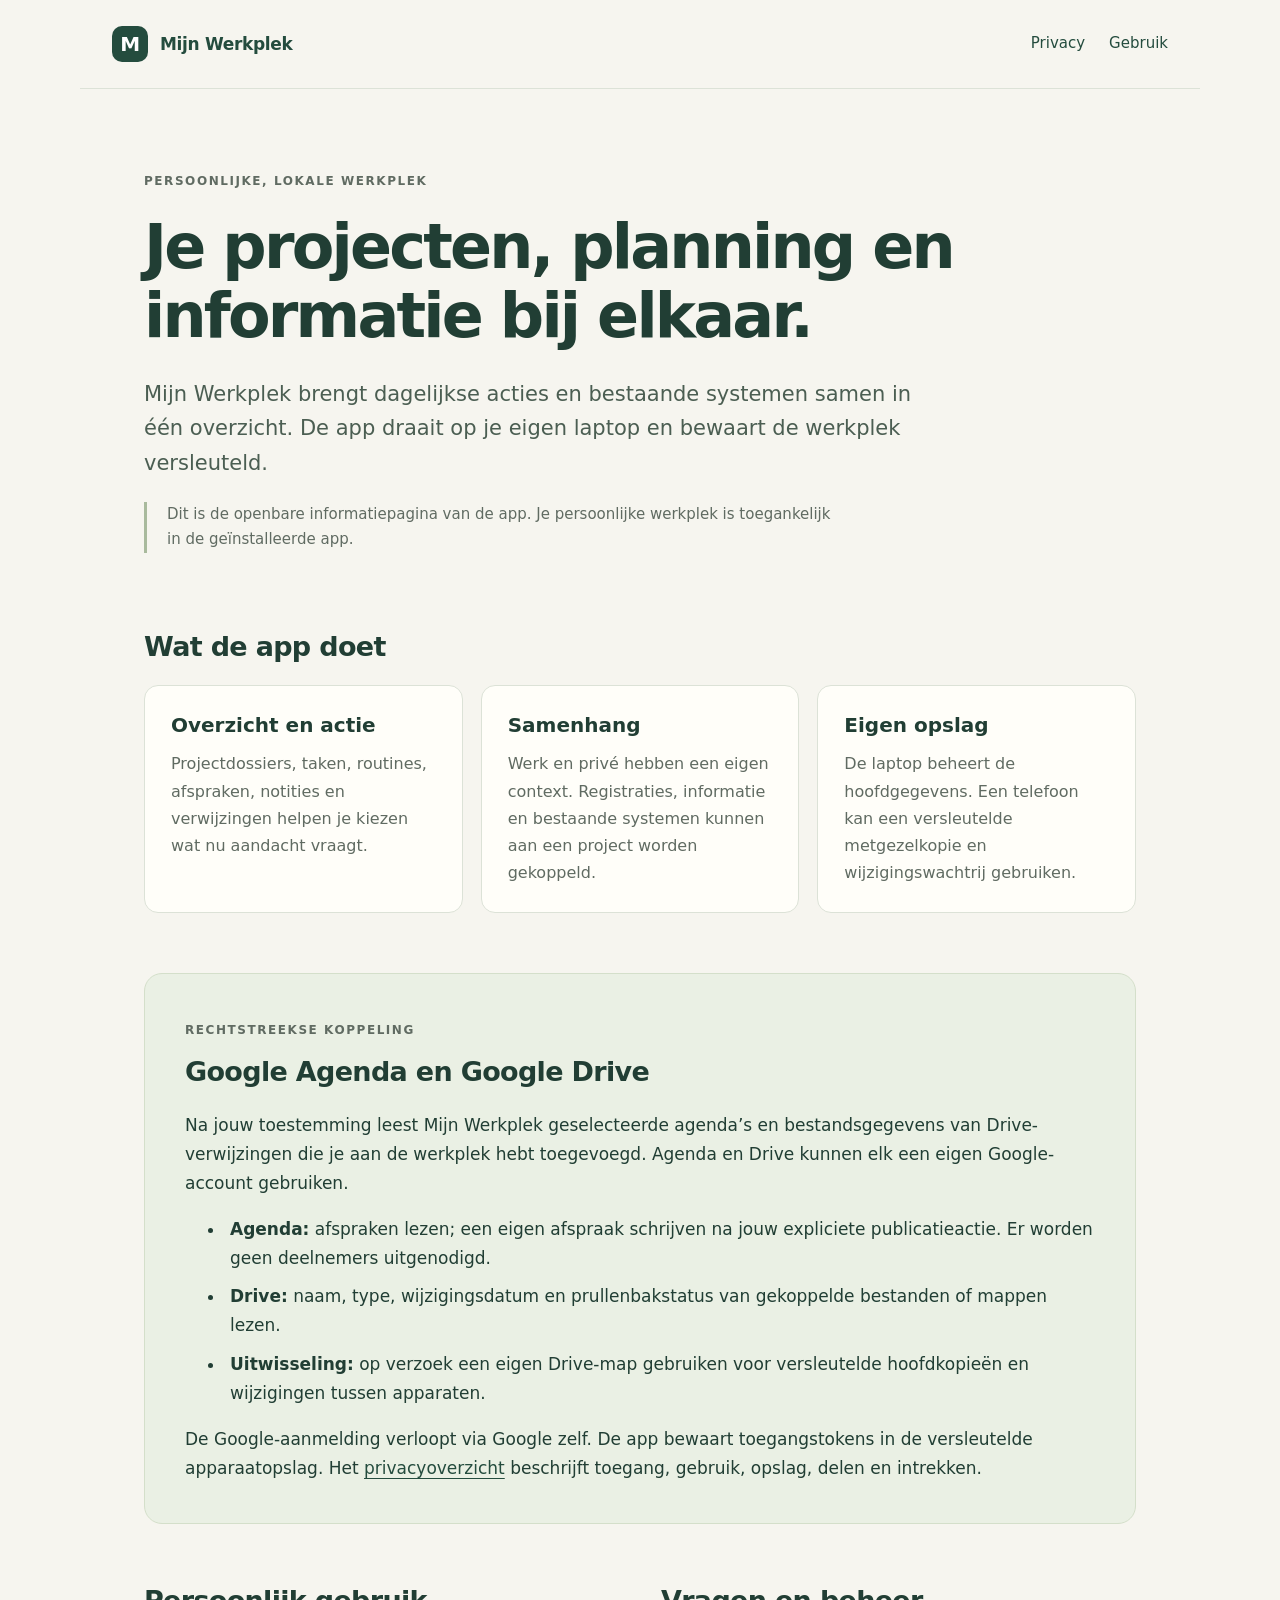
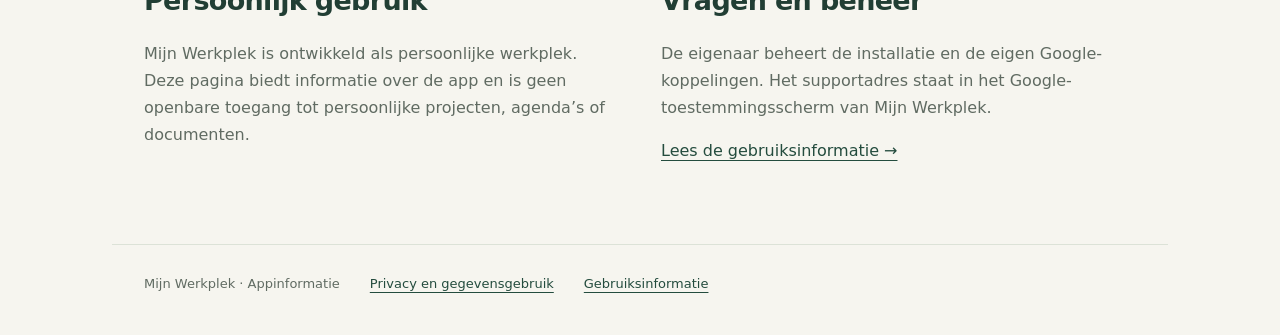
<file: index.html>
<!doctype html>
<html lang="nl">
<head>
  <meta charset="utf-8">
  <meta name="viewport" content="width=device-width,initial-scale=1">
  <meta name="google-site-verification" content="ZuvrowUQZMdkq2fPc0AWsEa2oeikLLcb2wGDi1fu4HU">
  <meta name="description" content="Mijn Werkplek is een persoonlijke, lokale app voor projecten, taken, planning en informatie, met een rechtstreekse Google Agenda- en Drive-koppeling.">
  <title>Mijn Werkplek — appinformatie</title>
  <link rel="stylesheet" href="style.css">
</head>
<body>
  <header class="bar"><a class="brand" href="./"><span class="mark" aria-hidden="true">M</span>Mijn Werkplek</a><nav aria-label="Informatie"><a href="privacy.html">Privacy</a><a href="gebruik.html">Gebruik</a></nav></header>
  <main>
    <section class="hero"><span class="eyebrow">Persoonlijke, lokale werkplek</span><h1>Je projecten, planning en informatie bij elkaar.</h1><p class="intro">Mijn Werkplek brengt dagelijkse acties en bestaande systemen samen in één overzicht. De app draait op je eigen laptop en bewaart de werkplek versleuteld.</p><p class="notice">Dit is de openbare informatiepagina van de app. Je persoonlijke werkplek is toegankelijk in de geïnstalleerde app.</p></section>
    <section aria-labelledby="mogelijkheden"><h2 id="mogelijkheden">Wat de app doet</h2><div class="cards"><article><h3>Overzicht en actie</h3><p>Projectdossiers, taken, routines, afspraken, notities en verwijzingen helpen je kiezen wat nu aandacht vraagt.</p></article><article><h3>Samenhang</h3><p>Werk en privé hebben een eigen context. Registraties, informatie en bestaande systemen kunnen aan een project worden gekoppeld.</p></article><article><h3>Eigen opslag</h3><p>De laptop beheert de hoofdgegevens. Een telefoon kan een versleutelde metgezelkopie en wijzigingswachtrij gebruiken.</p></article></div></section>
    <section class="panel" aria-labelledby="google"><span class="eyebrow">Rechtstreekse koppeling</span><h2 id="google">Google Agenda en Google Drive</h2><p>Na jouw toestemming leest Mijn Werkplek geselecteerde agenda’s en bestandsgegevens van Drive-verwijzingen die je aan de werkplek hebt toegevoegd. Agenda en Drive kunnen elk een eigen Google-account gebruiken.</p><ul><li><strong>Agenda:</strong> afspraken lezen; een eigen afspraak schrijven na jouw expliciete publicatieactie. Er worden geen deelnemers uitgenodigd.</li><li><strong>Drive:</strong> naam, type, wijzigingsdatum en prullenbakstatus van gekoppelde bestanden of mappen lezen.</li><li><strong>Uitwisseling:</strong> op verzoek een eigen Drive-map gebruiken voor versleutelde hoofdkopieën en wijzigingen tussen apparaten.</li></ul><p>De Google-aanmelding verloopt via Google zelf. De app bewaart toegangstokens in de versleutelde apparaatopslag. Het <a href="privacy.html">privacyoverzicht</a> beschrijft toegang, gebruik, opslag, delen en intrekken.</p></section>
    <section class="columns"><div><h2>Persoonlijk gebruik</h2><p>Mijn Werkplek is ontwikkeld als persoonlijke werkplek. Deze pagina biedt informatie over de app en is geen openbare toegang tot persoonlijke projecten, agenda’s of documenten.</p></div><div><h2>Vragen en beheer</h2><p>De eigenaar beheert de installatie en de eigen Google-koppelingen. Het supportadres staat in het Google-toestemmingsscherm van Mijn Werkplek.</p><p><a href="gebruik.html">Lees de gebruiksinformatie →</a></p></div></section>
  </main>
  <footer><span>Mijn Werkplek · Appinformatie</span><a href="privacy.html">Privacy en gegevensgebruik</a><a href="gebruik.html">Gebruiksinformatie</a></footer>
</body>
</html>
</file>
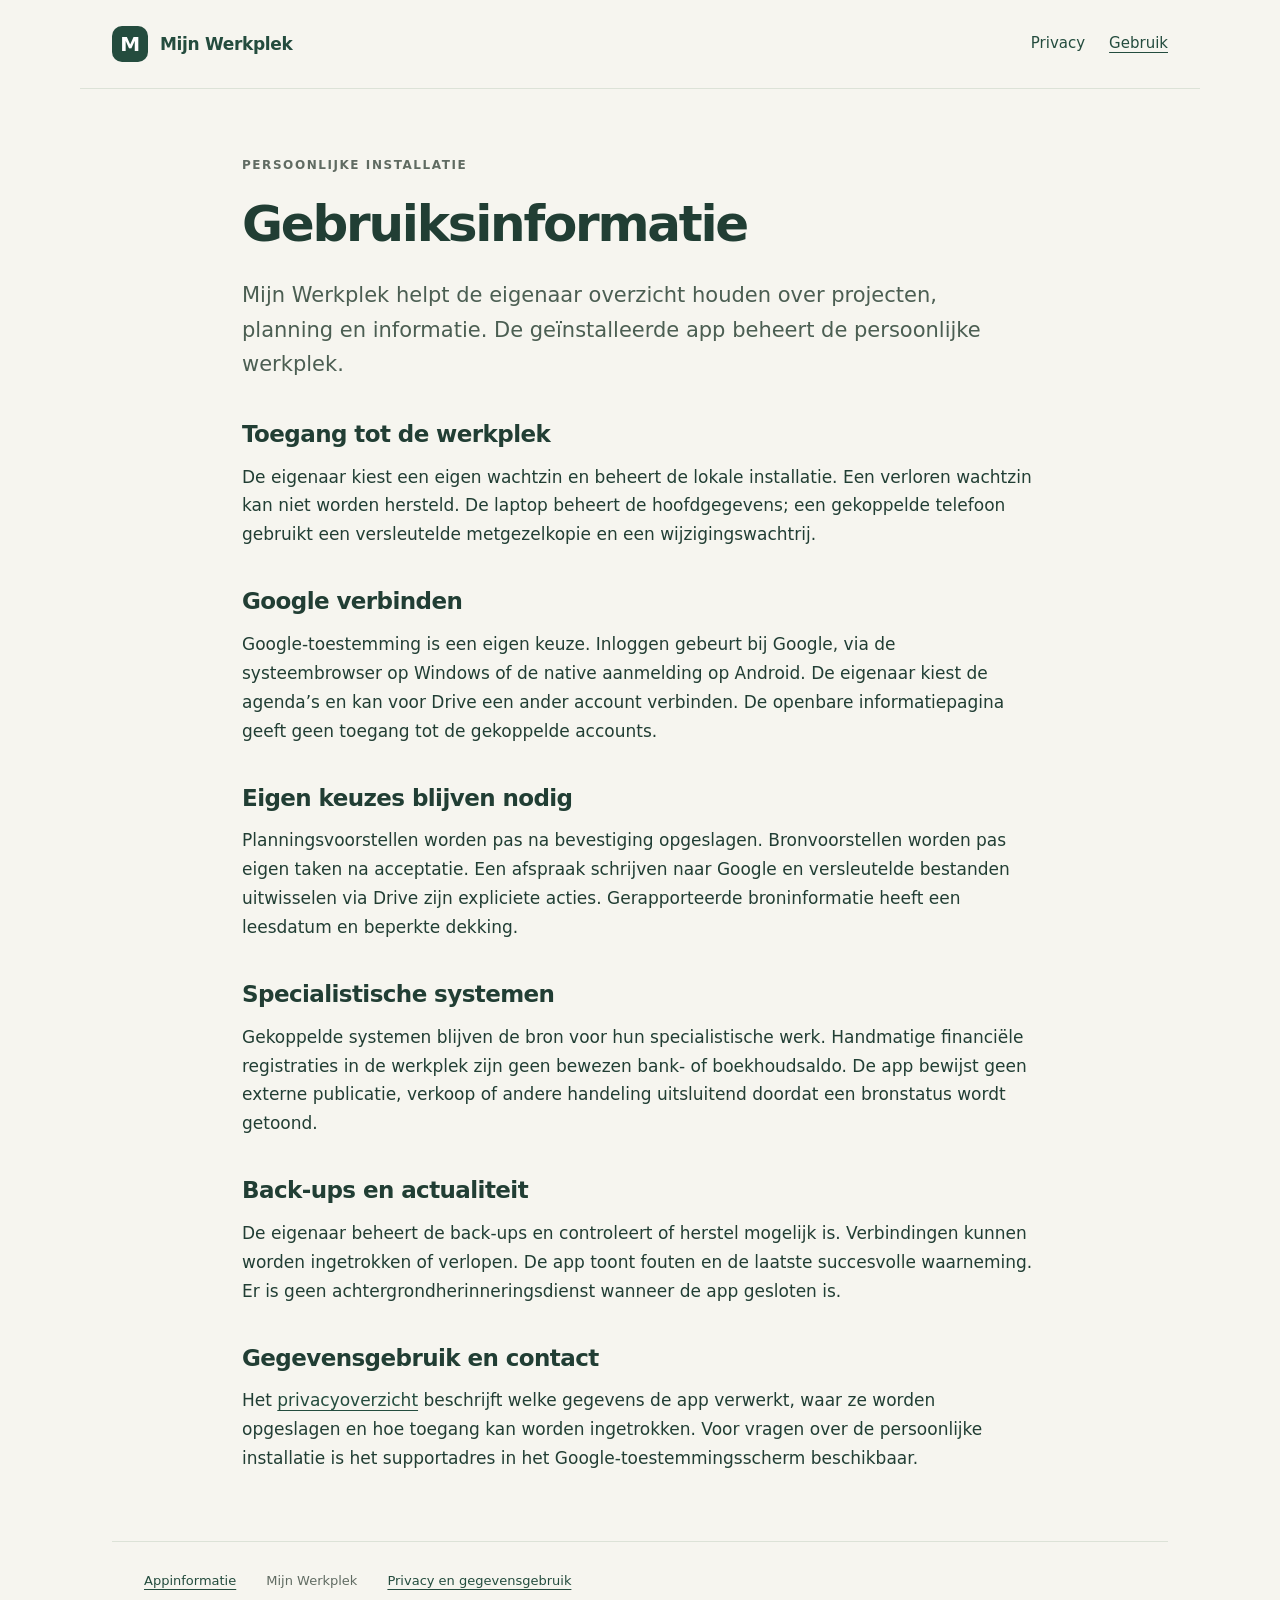
<file: gebruik.html>
<!doctype html>
<html lang="nl">
<head><meta charset="utf-8"><meta name="viewport" content="width=device-width,initial-scale=1"><title>Gebruiksinformatie — Mijn Werkplek</title><link rel="stylesheet" href="style.css"></head>
<body>
  <header class="bar"><a class="brand" href="./"><span class="mark" aria-hidden="true">M</span>Mijn Werkplek</a><nav aria-label="Informatie"><a href="privacy.html">Privacy</a><a href="gebruik.html" aria-current="page">Gebruik</a></nav></header>
  <main class="document"><span class="eyebrow">Persoonlijke installatie</span><h1>Gebruiksinformatie</h1><p class="intro">Mijn Werkplek helpt de eigenaar overzicht houden over projecten, planning en informatie. De geïnstalleerde app beheert de persoonlijke werkplek.</p>
    <h2>Toegang tot de werkplek</h2><p>De eigenaar kiest een eigen wachtzin en beheert de lokale installatie. Een verloren wachtzin kan niet worden hersteld. De laptop beheert de hoofdgegevens; een gekoppelde telefoon gebruikt een versleutelde metgezelkopie en een wijzigingswachtrij.</p>
    <h2>Google verbinden</h2><p>Google-toestemming is een eigen keuze. Inloggen gebeurt bij Google, via de systeembrowser op Windows of de native aanmelding op Android. De eigenaar kiest de agenda’s en kan voor Drive een ander account verbinden. De openbare informatiepagina geeft geen toegang tot de gekoppelde accounts.</p>
    <h2>Eigen keuzes blijven nodig</h2><p>Planningsvoorstellen worden pas na bevestiging opgeslagen. Bronvoorstellen worden pas eigen taken na acceptatie. Een afspraak schrijven naar Google en versleutelde bestanden uitwisselen via Drive zijn expliciete acties. Gerapporteerde broninformatie heeft een leesdatum en beperkte dekking.</p>
    <h2>Specialistische systemen</h2><p>Gekoppelde systemen blijven de bron voor hun specialistische werk. Handmatige financiële registraties in de werkplek zijn geen bewezen bank- of boekhoudsaldo. De app bewijst geen externe publicatie, verkoop of andere handeling uitsluitend doordat een bronstatus wordt getoond.</p>
    <h2>Back-ups en actualiteit</h2><p>De eigenaar beheert de back-ups en controleert of herstel mogelijk is. Verbindingen kunnen worden ingetrokken of verlopen. De app toont fouten en de laatste succesvolle waarneming. Er is geen achtergrondherinneringsdienst wanneer de app gesloten is.</p>
    <h2>Gegevensgebruik en contact</h2><p>Het <a href="privacy.html">privacyoverzicht</a> beschrijft welke gegevens de app verwerkt, waar ze worden opgeslagen en hoe toegang kan worden ingetrokken. Voor vragen over de persoonlijke installatie is het supportadres in het Google-toestemmingsscherm beschikbaar.</p>
  </main>
  <footer><a href="./">Appinformatie</a><span>Mijn Werkplek</span><a href="privacy.html">Privacy en gegevensgebruik</a></footer>
</body></html>
</file>
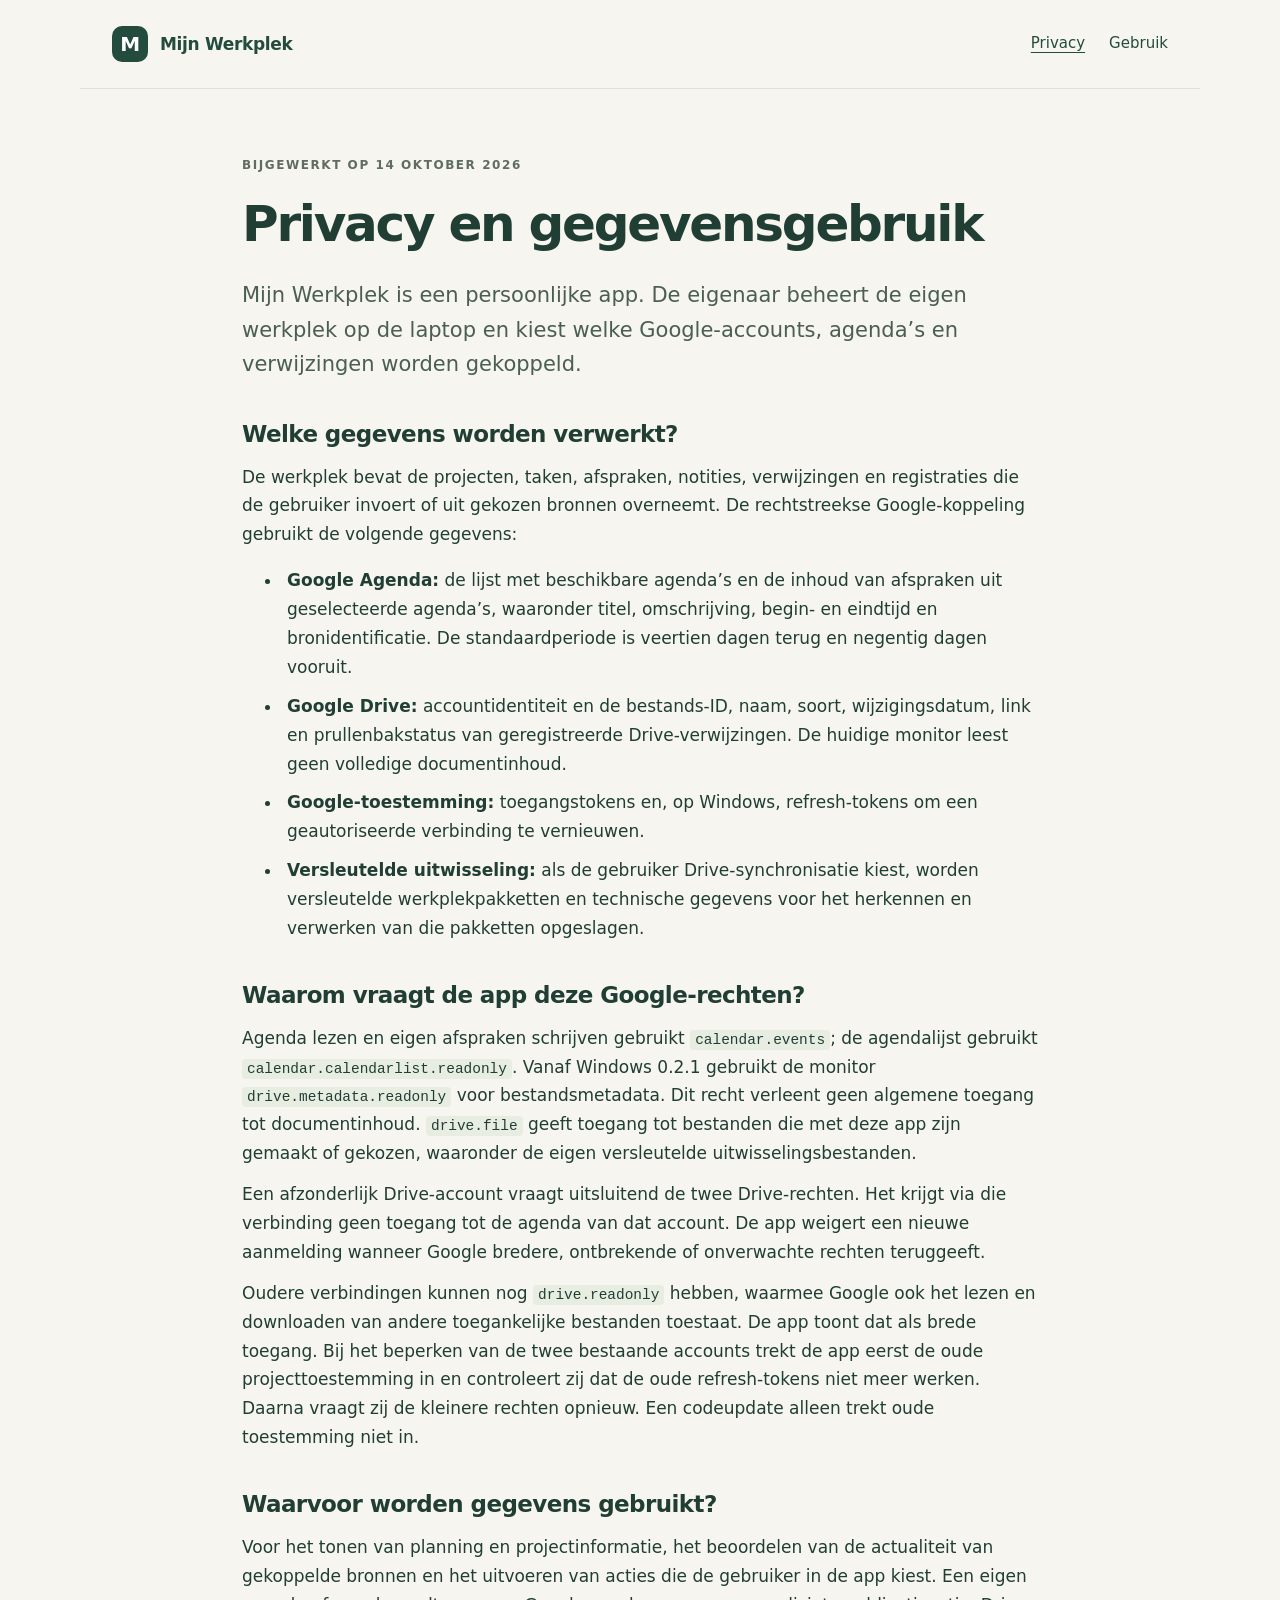
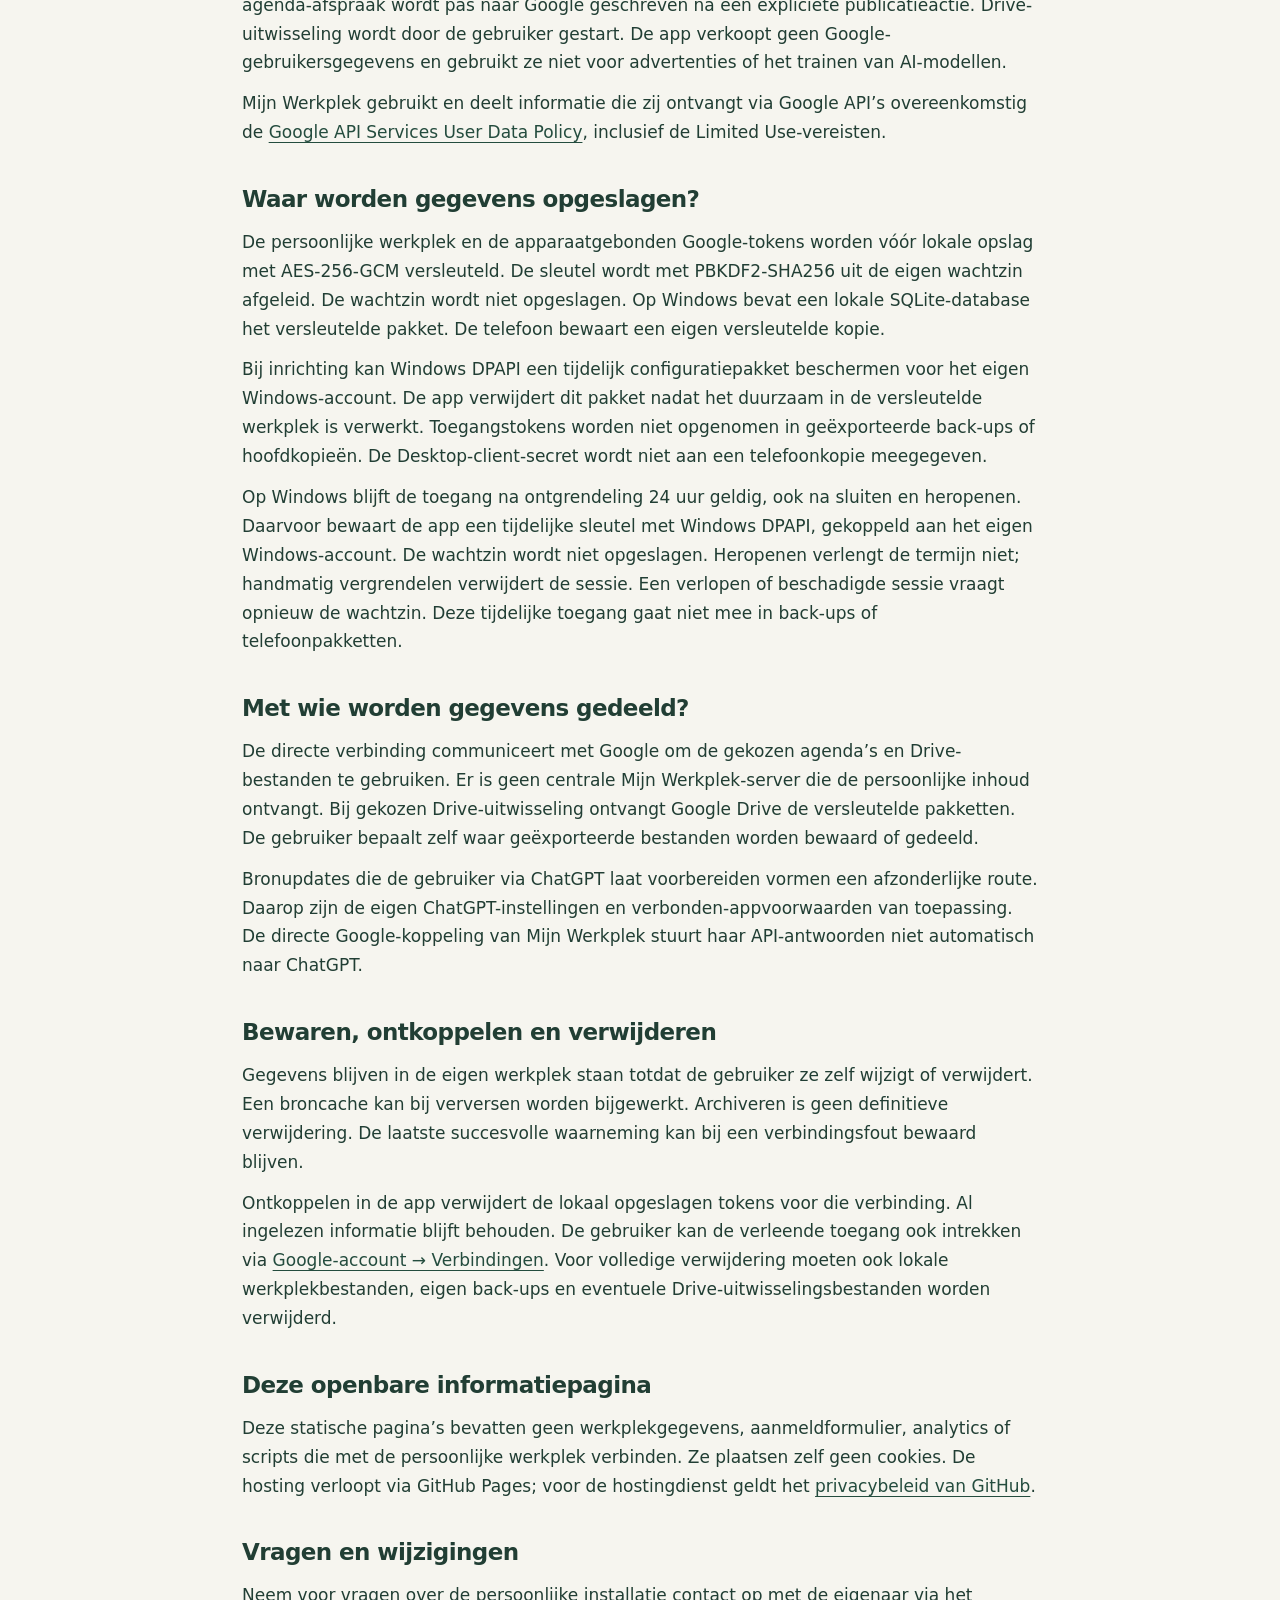
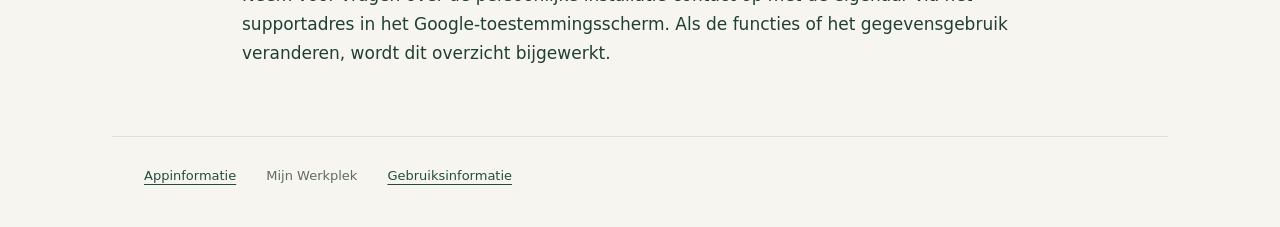
<file: privacy.html>
<!doctype html>
<html lang="nl">
<head><meta charset="utf-8"><meta name="viewport" content="width=device-width,initial-scale=1"><title>Privacy en gegevensgebruik — Mijn Werkplek</title><link rel="stylesheet" href="style.css"></head>
<body>
  <header class="bar"><a class="brand" href="./"><span class="mark" aria-hidden="true">M</span>Mijn Werkplek</a><nav aria-label="Informatie"><a href="privacy.html" aria-current="page">Privacy</a><a href="gebruik.html">Gebruik</a></nav></header>
  <main class="document"><span class="eyebrow">Bijgewerkt op 14 oktober 2026</span><h1>Privacy en gegevensgebruik</h1><p class="intro">Mijn Werkplek is een persoonlijke app. De eigenaar beheert de eigen werkplek op de laptop en kiest welke Google-accounts, agenda’s en verwijzingen worden gekoppeld.</p>
    <h2>Welke gegevens worden verwerkt?</h2><p>De werkplek bevat de projecten, taken, afspraken, notities, verwijzingen en registraties die de gebruiker invoert of uit gekozen bronnen overneemt. De rechtstreekse Google-koppeling gebruikt de volgende gegevens:</p><ul><li><strong>Google Agenda:</strong> de lijst met beschikbare agenda’s en de inhoud van afspraken uit geselecteerde agenda’s, waaronder titel, omschrijving, begin- en eindtijd en bronidentificatie. De standaardperiode is veertien dagen terug en negentig dagen vooruit.</li><li><strong>Google Drive:</strong> accountidentiteit en de bestands-ID, naam, soort, wijzigingsdatum, link en prullenbakstatus van geregistreerde Drive-verwijzingen. De huidige monitor leest geen volledige documentinhoud.</li><li><strong>Google-toestemming:</strong> toegangstokens en, op Windows, refresh-tokens om een geautoriseerde verbinding te vernieuwen.</li><li><strong>Versleutelde uitwisseling:</strong> als de gebruiker Drive-synchronisatie kiest, worden versleutelde werkplekpakketten en technische gegevens voor het herkennen en verwerken van die pakketten opgeslagen.</li></ul>
    <h2>Waarom vraagt de app deze Google-rechten?</h2><p>Agenda lezen en eigen afspraken schrijven gebruikt <code>calendar.events</code>; de agendalijst gebruikt <code>calendar.calendarlist.readonly</code>. Vanaf Windows 0.2.1 gebruikt de monitor <code>drive.metadata.readonly</code> voor bestandsmetadata. Dit recht verleent geen algemene toegang tot documentinhoud. <code>drive.file</code> geeft toegang tot bestanden die met deze app zijn gemaakt of gekozen, waaronder de eigen versleutelde uitwisselingsbestanden.</p><p>Een afzonderlijk Drive-account vraagt uitsluitend de twee Drive-rechten. Het krijgt via die verbinding geen toegang tot de agenda van dat account. De app weigert een nieuwe aanmelding wanneer Google bredere, ontbrekende of onverwachte rechten teruggeeft.</p><p>Oudere verbindingen kunnen nog <code>drive.readonly</code> hebben, waarmee Google ook het lezen en downloaden van andere toegankelijke bestanden toestaat. De app toont dat als brede toegang. Bij het beperken van de twee bestaande accounts trekt de app eerst de oude projecttoestemming in en controleert zij dat de oude refresh-tokens niet meer werken. Daarna vraagt zij de kleinere rechten opnieuw. Een codeupdate alleen trekt oude toestemming niet in.</p>
    <h2>Waarvoor worden gegevens gebruikt?</h2><p>Voor het tonen van planning en projectinformatie, het beoordelen van de actualiteit van gekoppelde bronnen en het uitvoeren van acties die de gebruiker in de app kiest. Een eigen agenda-afspraak wordt pas naar Google geschreven na een expliciete publicatieactie. Drive-uitwisseling wordt door de gebruiker gestart. De app verkoopt geen Google-gebruikersgegevens en gebruikt ze niet voor advertenties of het trainen van AI-modellen.</p><p>Mijn Werkplek gebruikt en deelt informatie die zij ontvangt via Google API’s overeenkomstig de <a href="https://developers.google.com/terms/api-services-user-data-policy">Google API Services User Data Policy</a>, inclusief de Limited Use-vereisten.</p>
    <h2>Waar worden gegevens opgeslagen?</h2><p>De persoonlijke werkplek en de apparaatgebonden Google-tokens worden vóór lokale opslag met AES-256-GCM versleuteld. De sleutel wordt met PBKDF2-SHA256 uit de eigen wachtzin afgeleid. De wachtzin wordt niet opgeslagen. Op Windows bevat een lokale SQLite-database het versleutelde pakket. De telefoon bewaart een eigen versleutelde kopie.</p><p>Bij inrichting kan Windows DPAPI een tijdelijk configuratiepakket beschermen voor het eigen Windows-account. De app verwijdert dit pakket nadat het duurzaam in de versleutelde werkplek is verwerkt. Toegangstokens worden niet opgenomen in geëxporteerde back-ups of hoofdkopieën. De Desktop-client-secret wordt niet aan een telefoonkopie meegegeven.</p>
    <p>Op Windows blijft de toegang na ontgrendeling 24 uur geldig, ook na sluiten en heropenen. Daarvoor bewaart de app een tijdelijke sleutel met Windows DPAPI, gekoppeld aan het eigen Windows-account. De wachtzin wordt niet opgeslagen. Heropenen verlengt de termijn niet; handmatig vergrendelen verwijdert de sessie. Een verlopen of beschadigde sessie vraagt opnieuw de wachtzin. Deze tijdelijke toegang gaat niet mee in back-ups of telefoonpakketten.</p>
    <h2>Met wie worden gegevens gedeeld?</h2><p>De directe verbinding communiceert met Google om de gekozen agenda’s en Drive-bestanden te gebruiken. Er is geen centrale Mijn Werkplek-server die de persoonlijke inhoud ontvangt. Bij gekozen Drive-uitwisseling ontvangt Google Drive de versleutelde pakketten. De gebruiker bepaalt zelf waar geëxporteerde bestanden worden bewaard of gedeeld.</p><p>Bronupdates die de gebruiker via ChatGPT laat voorbereiden vormen een afzonderlijke route. Daarop zijn de eigen ChatGPT-instellingen en verbonden-appvoorwaarden van toepassing. De directe Google-koppeling van Mijn Werkplek stuurt haar API-antwoorden niet automatisch naar ChatGPT.</p>
    <h2>Bewaren, ontkoppelen en verwijderen</h2><p>Gegevens blijven in de eigen werkplek staan totdat de gebruiker ze zelf wijzigt of verwijdert. Een broncache kan bij verversen worden bijgewerkt. Archiveren is geen definitieve verwijdering. De laatste succesvolle waarneming kan bij een verbindingsfout bewaard blijven.</p><p>Ontkoppelen in de app verwijdert de lokaal opgeslagen tokens voor die verbinding. Al ingelezen informatie blijft behouden. De gebruiker kan de verleende toegang ook intrekken via <a href="https://myaccount.google.com/connections">Google-account → Verbindingen</a>. Voor volledige verwijdering moeten ook lokale werkplekbestanden, eigen back-ups en eventuele Drive-uitwisselingsbestanden worden verwijderd.</p>
    <h2>Deze openbare informatiepagina</h2><p>Deze statische pagina’s bevatten geen werkplekgegevens, aanmeldformulier, analytics of scripts die met de persoonlijke werkplek verbinden. Ze plaatsen zelf geen cookies. De hosting verloopt via GitHub Pages; voor de hostingdienst geldt het <a href="https://docs.github.com/en/site-policy/privacy-policies/github-general-privacy-statement">privacybeleid van GitHub</a>.</p>
    <h2>Vragen en wijzigingen</h2><p>Neem voor vragen over de persoonlijke installatie contact op met de eigenaar via het supportadres in het Google-toestemmingsscherm. Als de functies of het gegevensgebruik veranderen, wordt dit overzicht bijgewerkt.</p>
  </main>
  <footer><a href="./">Appinformatie</a><span>Mijn Werkplek</span><a href="gebruik.html">Gebruiksinformatie</a></footer>
</body></html>
</file>
<file: style.css>
:root{color-scheme:light;--paper:#f6f5ef;--ink:#213e34;--muted:#606b62;--line:#dce2d7;--green:#244c3e;--white:#fffef9}*{box-sizing:border-box}body{margin:0;background:var(--paper);color:var(--ink);font:17px/1.7 system-ui,-apple-system,BlinkMacSystemFont,"Segoe UI",sans-serif}a{color:var(--green);text-underline-offset:4px}a:focus-visible{outline:3px solid #ae773e;outline-offset:5px;border-radius:3px}.bar{max-width:1120px;margin:auto;padding:26px 32px;display:flex;align-items:center;justify-content:space-between;gap:24px;border-bottom:1px solid var(--line)}.brand{display:flex;align-items:center;gap:12px;text-decoration:none;font-weight:750;letter-spacing:-.02em}.mark{display:grid;place-items:center;width:36px;height:36px;border-radius:10px;background:var(--green);color:white;font-size:20px}.bar nav{display:flex;gap:24px;font-size:15px}.bar nav a{text-decoration:none}.bar nav a[aria-current]{text-decoration:underline}main{max-width:1056px;margin:auto;padding:0 32px}.hero{padding:76px 0 62px;max-width:840px}.eyebrow{text-transform:uppercase;letter-spacing:.13em;font-size:12px;font-weight:750;color:var(--muted)}h1{font-size:clamp(35px,5.2vw,62px);line-height:1.12;letter-spacing:-.045em;margin:18px 0 26px;font-weight:730}h2{font-size:27px;line-height:1.25;letter-spacing:-.025em;margin:0 0 22px}h3{font-size:20px;line-height:1.3;margin:0 0 12px}.intro{font-size:21px;line-height:1.65;max-width:770px;color:#4b5e52}.notice{border-left:3px solid #a9ba9d;padding-left:20px;color:var(--muted);font-size:15px;max-width:690px}.cards{display:grid;grid-template-columns:repeat(3,1fr);gap:18px}.cards article{background:var(--white);padding:26px;border:1px solid var(--line);border-radius:14px}.cards p{font-size:16px;color:var(--muted);margin:0}.panel{margin:60px 0;padding:40px;background:#eaf0e4;border:1px solid #d4dfca;border-radius:18px}.panel h2{margin-top:12px}.panel p:last-child{margin-bottom:0}li{padding-left:5px;margin:10px 0}.columns{display:grid;grid-template-columns:1fr 1fr;gap:42px;margin:0 0 64px}.columns p{color:var(--muted);font-size:16px}footer{max-width:1056px;margin:0 auto;padding:28px 32px 40px;display:flex;flex-wrap:wrap;gap:16px 30px;border-top:1px solid var(--line);font-size:13px;color:var(--muted)}.document{max-width:860px;padding-top:60px;padding-bottom:56px}.document h1{font-size:clamp(34px,5vw,50px)}.document h2{margin-top:38px;margin-bottom:14px;font-size:23px}.document p{margin:12px 0}.document code{font-size:.85em;overflow-wrap:anywhere;background:#e8ede2;padding:2px 5px;border-radius:4px}@media(max-width:700px){.bar{padding:20px;gap:18px}.bar nav{gap:15px;font-size:14px}main{padding:0 22px}.hero{padding:48px 0}.intro{font-size:19px}.cards,.columns{grid-template-columns:1fr}.panel{margin:38px 0;padding:25px}.columns{gap:18px;margin-bottom:40px}.document{padding-top:42px;padding-bottom:40px}footer{padding:24px 22px}.brand{font-size:16px}.mark{width:32px;height:32px}}
</file>
